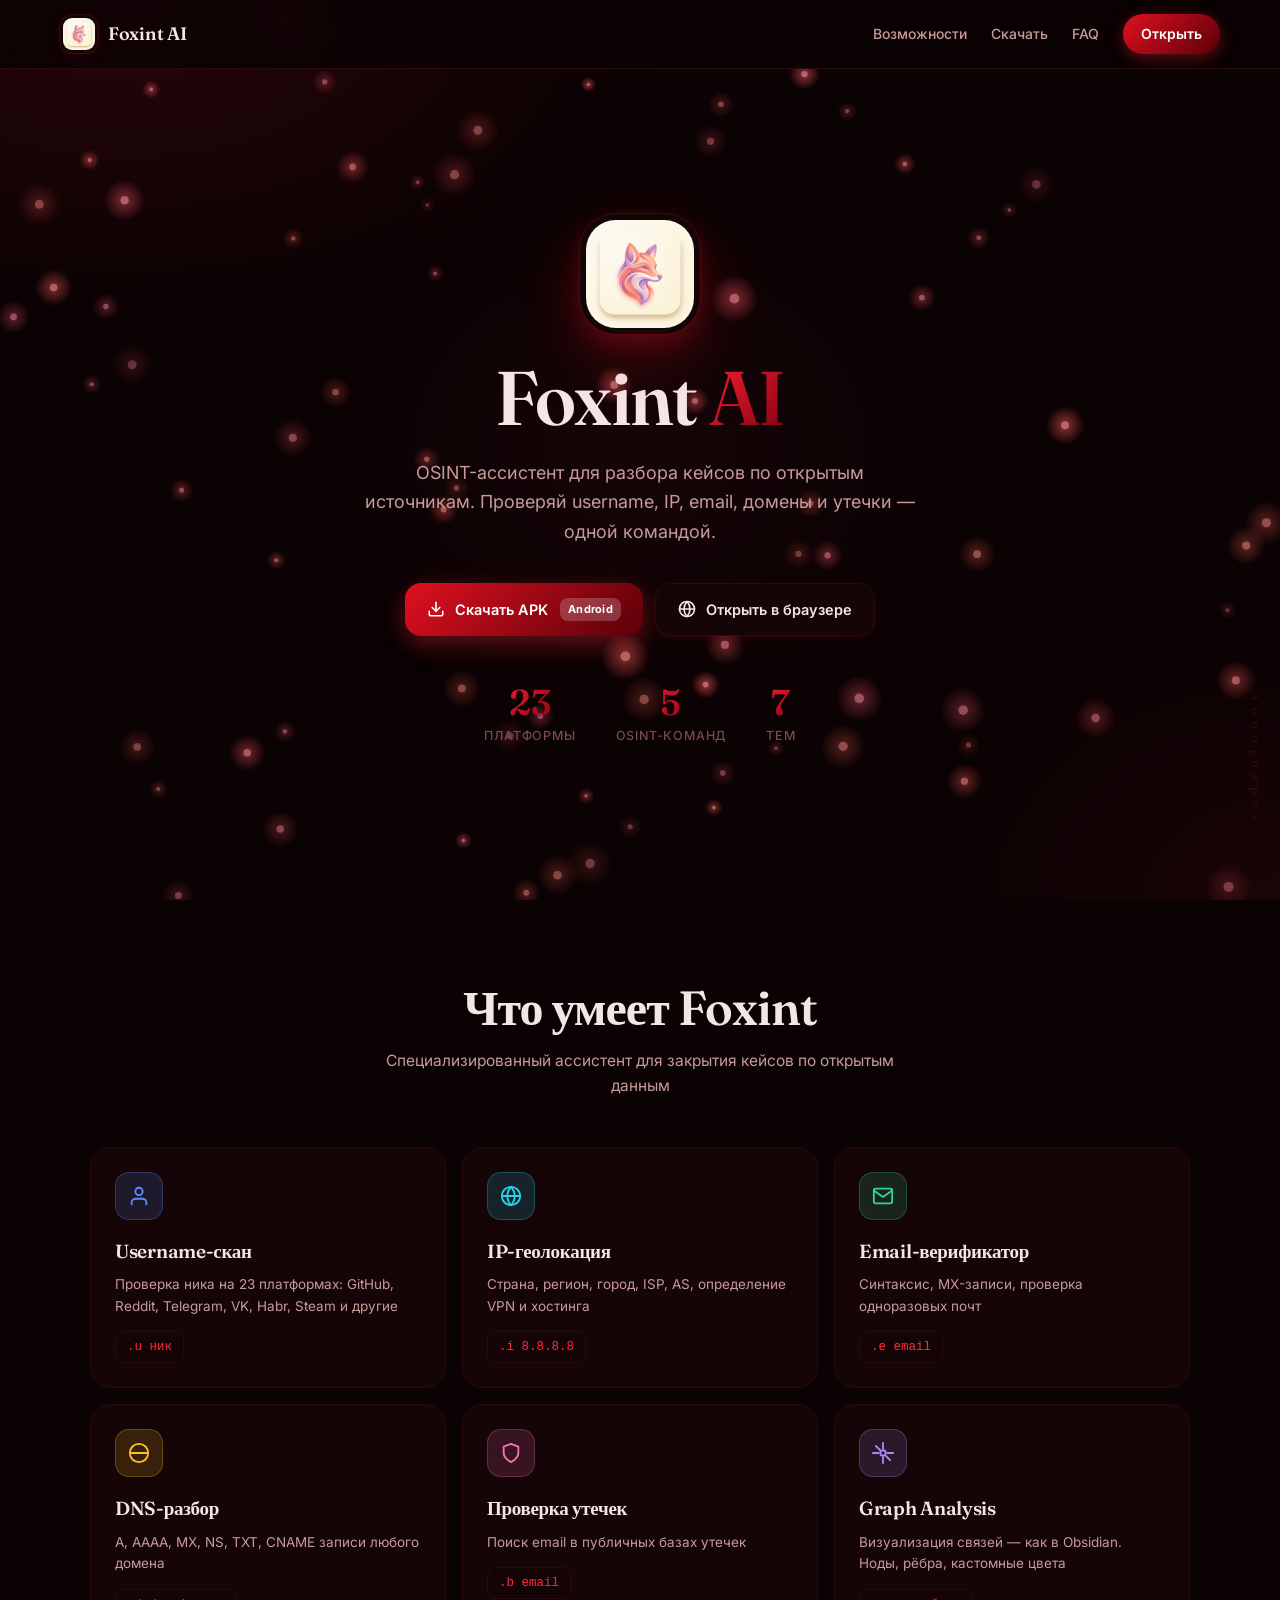
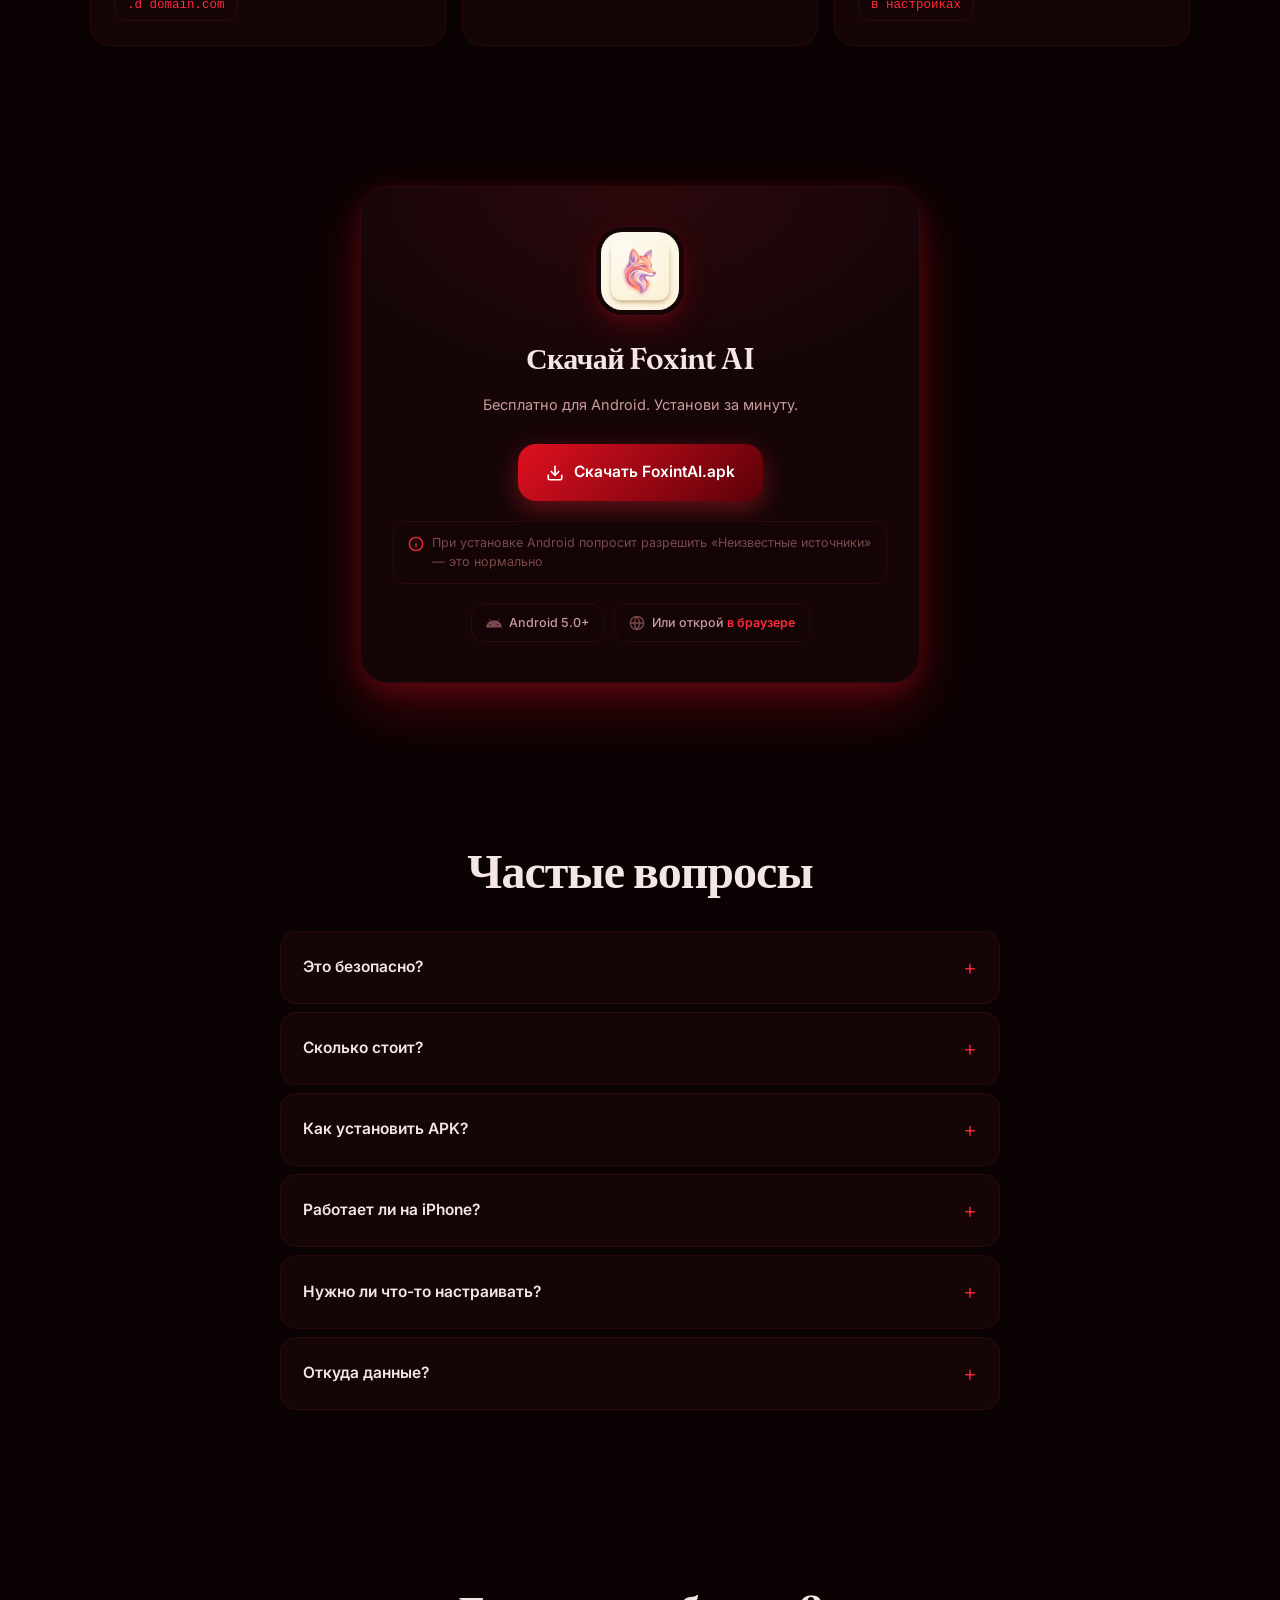
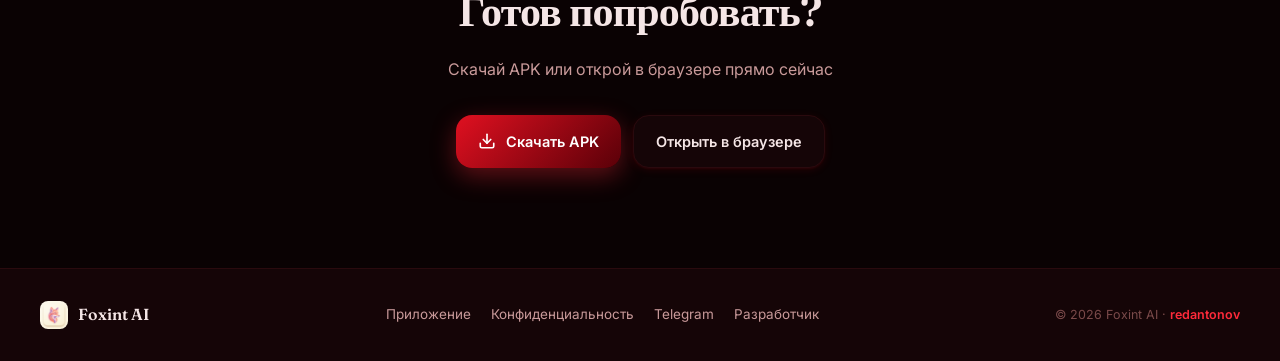
<file: index.html>
<!DOCTYPE html>
<html lang="ru">
<head>
<meta charset="UTF-8">
<meta name="viewport" content="width=device-width, initial-scale=1.0, viewport-fit=cover">
<meta name="theme-color" content="#05070f">
<meta name="description" content="Foxint AI — OSINT-ассистент для расследований, проверки людей и компаний, анализа открытых данных. Скачать APK для Android.">
<meta name="author" content="redantonov">
<meta name="developer" content="redantonov">
<meta property="og:title" content="Foxint AI — OSINT-ассистент">
<meta property="og:description" content="Проверка username, IP, email, домены, утечки. Умный AI-чат. Graph Analysis. Скачай APK.">
<meta property="og:image" content="/logo.png">
<meta property="og:type" content="website">
<title>Foxint AI — OSINT-ассистент для расследований</title>
<link rel="icon" href="logo.png">
<link rel="preconnect" href="https://fonts.googleapis.com">
<link rel="preconnect" href="https://fonts.gstatic.com" crossorigin>
<link href="https://fonts.googleapis.com/css2?family=Fraunces:opsz,wght@9..144,500;9..144,600;9..144,700&family=Inter:wght@400;500;600;700&display=swap" rel="stylesheet">
<link rel="stylesheet" href="styles.css">
</head>
<body>

<canvas id="particles"></canvas>

<header class="nav">
  <div class="nav-inner">
    <div class="brand">
      <div class="brand-logo"><img src="logo.png" alt="Foxint AI"></div>
      <div class="brand-name">Foxint AI</div>
    </div>
    <nav class="nav-links">
      <a href="#features">Возможности</a>
      <a href="#download">Скачать</a>
      <a href="#faq">FAQ</a>
      <a href="/app/" class="nav-cta">Открыть</a>
    </nav>
    <button class="nav-burger" id="navBurger" aria-label="Меню">
      <svg viewBox="0 0 24 24" fill="none" stroke="currentColor" stroke-width="2.5" stroke-linecap="round"><line x1="4" y1="7" x2="20" y2="7"/><line x1="4" y1="12" x2="20" y2="12"/><line x1="4" y1="17" x2="20" y2="17"/></svg>
    </button>
  </div>
</header>

<main>
  <section class="hero">
    <div class="hero-inner">
      <div class="hero-logo">
        <img src="logo.png" alt="Foxint AI">
      </div>
      <h1 class="hero-title">
        Foxint <em>AI</em>
      </h1>
      <p class="hero-sub">
        OSINT-ассистент для разбора кейсов по открытым источникам.
        Проверяй username, IP, email, домены и утечки — одной командой.
      </p>
      <div class="hero-buttons">
        <a href="FoxintAI.apk" class="btn btn-primary" download>
          <svg viewBox="0 0 24 24" fill="none" stroke="currentColor" stroke-width="2.2" stroke-linecap="round" stroke-linejoin="round"><path d="M21 15v4a2 2 0 0 1-2 2H5a2 2 0 0 1-2-2v-4"/><polyline points="7 10 12 15 17 10"/><line x1="12" y1="15" x2="12" y2="3"/></svg>
          <span>Скачать APK</span>
          <span class="btn-badge">Android</span>
        </a>
        <a href="/app/" class="btn btn-secondary">
          <svg viewBox="0 0 24 24" fill="none" stroke="currentColor" stroke-width="2.2" stroke-linecap="round" stroke-linejoin="round"><circle cx="12" cy="12" r="10"/><line x1="2" y1="12" x2="22" y2="12"/><path d="M12 2a15 15 0 0 1 4 10 15 15 0 0 1-4 10 15 15 0 0 1-4-10 15 15 0 0 1 4-10z"/></svg>
          <span>Открыть в браузере</span>
        </a>
      </div>
      <div class="hero-stats">
        <div class="stat">
          <div class="stat-num">23</div>
          <div class="stat-label">платформы</div>
        </div>
        <div class="stat">
          <div class="stat-num">5</div>
          <div class="stat-label">OSINT-команд</div>
        </div>
        <div class="stat">
          <div class="stat-num">7</div>
          <div class="stat-label">тем</div>
        </div>
      </div>
    </div>
  </section>

  <section class="features" id="features">
    <div class="section-inner">
      <h2 class="section-title">Что умеет Foxint</h2>
      <p class="section-sub">Специализированный ассистент для закрытия кейсов по открытым данным</p>

      <div class="features-grid">
        <div class="feature">
          <div class="feature-icon" style="--c:#5b8dff">
            <svg viewBox="0 0 24 24" fill="none" stroke="currentColor" stroke-width="2" stroke-linecap="round" stroke-linejoin="round"><path d="M20 21v-2a4 4 0 0 0-4-4H8a4 4 0 0 0-4 4v2"/><circle cx="12" cy="7" r="4"/></svg>
          </div>
          <div class="feature-title">Username-скан</div>
          <div class="feature-text">Проверка ника на 23 платформах: GitHub, Reddit, Telegram, VK, Habr, Steam и другие</div>
          <code class="feature-code">.u ник</code>
        </div>

        <div class="feature">
          <div class="feature-icon" style="--c:#22d3ee">
            <svg viewBox="0 0 24 24" fill="none" stroke="currentColor" stroke-width="2" stroke-linecap="round" stroke-linejoin="round"><circle cx="12" cy="12" r="10"/><line x1="2" y1="12" x2="22" y2="12"/><path d="M12 2a15 15 0 0 1 4 10 15 15 0 0 1-4 10 15 15 0 0 1-4-10 15 15 0 0 1 4-10z"/></svg>
          </div>
          <div class="feature-title">IP-геолокация</div>
          <div class="feature-text">Страна, регион, город, ISP, AS, определение VPN и хостинга</div>
          <code class="feature-code">.i 8.8.8.8</code>
        </div>

        <div class="feature">
          <div class="feature-icon" style="--c:#34d399">
            <svg viewBox="0 0 24 24" fill="none" stroke="currentColor" stroke-width="2" stroke-linecap="round" stroke-linejoin="round"><rect x="2" y="4" width="20" height="16" rx="2"/><path d="m22 6-10 7L2 6"/></svg>
          </div>
          <div class="feature-title">Email-верификатор</div>
          <div class="feature-text">Синтаксис, MX-записи, проверка одноразовых почт</div>
          <code class="feature-code">.e email</code>
        </div>

        <div class="feature">
          <div class="feature-icon" style="--c:#fbbf24">
            <svg viewBox="0 0 24 24" fill="none" stroke="currentColor" stroke-width="2" stroke-linecap="round" stroke-linejoin="round"><circle cx="12" cy="12" r="10"/><path d="M2 12h20"/></svg>
          </div>
          <div class="feature-title">DNS-разбор</div>
          <div class="feature-text">A, AAAA, MX, NS, TXT, CNAME записи любого домена</div>
          <code class="feature-code">.d domain.com</code>
        </div>

        <div class="feature">
          <div class="feature-icon" style="--c:#f472b6">
            <svg viewBox="0 0 24 24" fill="none" stroke="currentColor" stroke-width="2" stroke-linecap="round" stroke-linejoin="round"><path d="M12 22s8-4 8-10V5l-8-3-8 3v7c0 6 8 10 8 10z"/></svg>
          </div>
          <div class="feature-title">Проверка утечек</div>
          <div class="feature-text">Поиск email в публичных базах утечек</div>
          <code class="feature-code">.b email</code>
        </div>

        <div class="feature">
          <div class="feature-icon" style="--c:#a78bfa">
            <svg viewBox="0 0 24 24" fill="none" stroke="currentColor" stroke-width="2" stroke-linecap="round" stroke-linejoin="round"><circle cx="12" cy="12" r="3"/><path d="M12 1v6M12 17v6M4.22 4.22l4.24 4.24M15.54 15.54l4.24 4.24M1 12h6M17 12h6"/></svg>
          </div>
          <div class="feature-title">Graph Analysis</div>
          <div class="feature-text">Визуализация связей — как в Obsidian. Ноды, рёбра, кастомные цвета</div>
          <code class="feature-code">в настройках</code>
        </div>
      </div>
    </div>
  </section>

  <section class="download" id="download">
    <div class="section-inner">
      <div class="download-card">
        <div class="download-logo"><img src="logo.png" alt="Foxint AI"></div>
        <h2>Скачай Foxint AI</h2>
        <p>Бесплатно для Android. Установи за минуту.</p>

        <a href="FoxintAI.apk" class="btn btn-primary btn-large" download>
          <svg viewBox="0 0 24 24" fill="none" stroke="currentColor" stroke-width="2.2" stroke-linecap="round" stroke-linejoin="round"><path d="M21 15v4a2 2 0 0 1-2 2H5a2 2 0 0 1-2-2v-4"/><polyline points="7 10 12 15 17 10"/><line x1="12" y1="15" x2="12" y2="3"/></svg>
          <span>Скачать FoxintAI.apk</span>
        </a>

        <div class="download-note">
          <svg viewBox="0 0 24 24" fill="none" stroke="currentColor" stroke-width="2" stroke-linecap="round" stroke-linejoin="round"><circle cx="12" cy="12" r="10"/><line x1="12" y1="16" x2="12" y2="12"/><line x1="12" y1="8" x2="12.01" y2="8"/></svg>
          При установке Android попросит разрешить «Неизвестные источники» — это нормально
        </div>

        <div class="download-os">
          <div class="os-item">
            <svg viewBox="0 0 24 24" fill="currentColor"><path d="M17.523 15.3414c-.5511 0-.9993-.4486-.9993-.9997s.4483-.9993.9993-.9993c.5511 0 .9993.4483.9993.9993.0001.5511-.4482.9997-.9993.9997m-11.046 0c-.5511 0-.9993-.4486-.9993-.9997s.4482-.9993.9993-.9993c.5511 0 .9993.4483.9993.9993 0 .5511-.4482.9997-.9993.9997m11.4045-6.02l1.9973-3.4592a.416.416 0 00-.1521-.5676.416.416 0 00-.5676.1521l-2.0223 3.503C15.5902 8.2439 13.8533 7.8508 12 7.8508s-3.5902.3931-5.1367 1.0989L4.841 5.4467a.4161.4161 0 00-.5677-.1521.4157.4157 0 00-.1521.5676l1.9973 3.4592C2.6889 11.1867.3432 14.6589 0 18.761h24c-.3435-4.1021-2.6892-7.5743-6.1185-9.4396"/></svg>
            <span>Android 5.0+</span>
          </div>
          <div class="os-item">
            <svg viewBox="0 0 24 24" fill="none" stroke="currentColor" stroke-width="2" stroke-linecap="round" stroke-linejoin="round"><circle cx="12" cy="12" r="10"/><line x1="2" y1="12" x2="22" y2="12"/><path d="M12 2a15 15 0 0 1 4 10 15 15 0 0 1-4 10 15 15 0 0 1-4-10 15 15 0 0 1 4-10z"/></svg>
            <span>Или открой <a href="/app/">в браузере</a></span>
          </div>
        </div>
      </div>
    </div>
  </section>

  <section class="faq" id="faq">
    <div class="section-inner">
      <h2 class="section-title">Частые вопросы</h2>

      <details class="faq-item">
        <summary>Это безопасно?</summary>
        <p>Да. Foxint не собирает личные данные и не передаёт их третьим лицам. Все чаты хранятся в Supabase (шифрование в покое). Email нужен только для входа и восстановления.</p>
      </details>

      <details class="faq-item">
        <summary>Сколько стоит?</summary>
        <p>Foxint полностью бесплатный. Никаких подписок, платных функций и рекламы.</p>
      </details>

      <details class="faq-item">
        <summary>Как установить APK?</summary>
        <p>1. Нажми «Скачать APK»<br>
           2. Открой файл в уведомлениях или Загрузках<br>
           3. Android спросит «Разрешить установку из неизвестных источников» — разреши<br>
           4. Нажми «Установить»</p>
      </details>

      <details class="faq-item">
        <summary>Работает ли на iPhone?</summary>
        <p>Сейчас только Android. На iPhone можно открыть <a href="/app/">в браузере</a> — работает так же, но без установки на рабочий стол.</p>
      </details>

      <details class="faq-item">
        <summary>Нужно ли что-то настраивать?</summary>
        <p>Нет. Зарегистрируйся по email прямо в приложении и пользуйся. Все OSINT-команды и AI работают сразу.</p>
      </details>

      <details class="faq-item">
        <summary>Откуда данные?</summary>
        <p>Foxint использует только публичные открытые источники: DNS, публичные API геолокации, открытые базы утечек. Никаких взломов, никаких закрытых баз данных.</p>
      </details>
    </div>
  </section>

  <section class="cta">
    <div class="section-inner">
      <h2>Готов попробовать?</h2>
      <p>Скачай APK или открой в браузере прямо сейчас</p>
      <div class="cta-buttons">
        <a href="FoxintAI.apk" class="btn btn-primary" download>
          <svg viewBox="0 0 24 24" fill="none" stroke="currentColor" stroke-width="2.2" stroke-linecap="round" stroke-linejoin="round"><path d="M21 15v4a2 2 0 0 1-2 2H5a2 2 0 0 1-2-2v-4"/><polyline points="7 10 12 15 17 10"/><line x1="12" y1="15" x2="12" y2="3"/></svg>
          <span>Скачать APK</span>
        </a>
        <a href="/app/" class="btn btn-secondary">
          <span>Открыть в браузере</span>
        </a>
      </div>
    </div>
  </section>
</main>

<footer class="footer">
  <div class="footer-inner">
    <div class="footer-brand">
      <img src="logo.png" alt="Foxint">
      <span>Foxint AI</span>
    </div>
    <div class="footer-links">
      <a href="/app/">Приложение</a>
      <a href="privacy.html">Конфиденциальность</a>
      <a href="https://t.me/foxintai" target="_blank" rel="noopener">Telegram</a>
      <a href="https://t.me/redantonov" target="_blank" rel="noopener">Разработчик</a>
    </div>
    <div class="footer-copy">© 2026 Foxint AI · <b>redantonov</b></div>
  </div>
</footer>

<div class="watermark">redantonov</div>

<script src="script.js"></script>
</body>
</html>
</file>
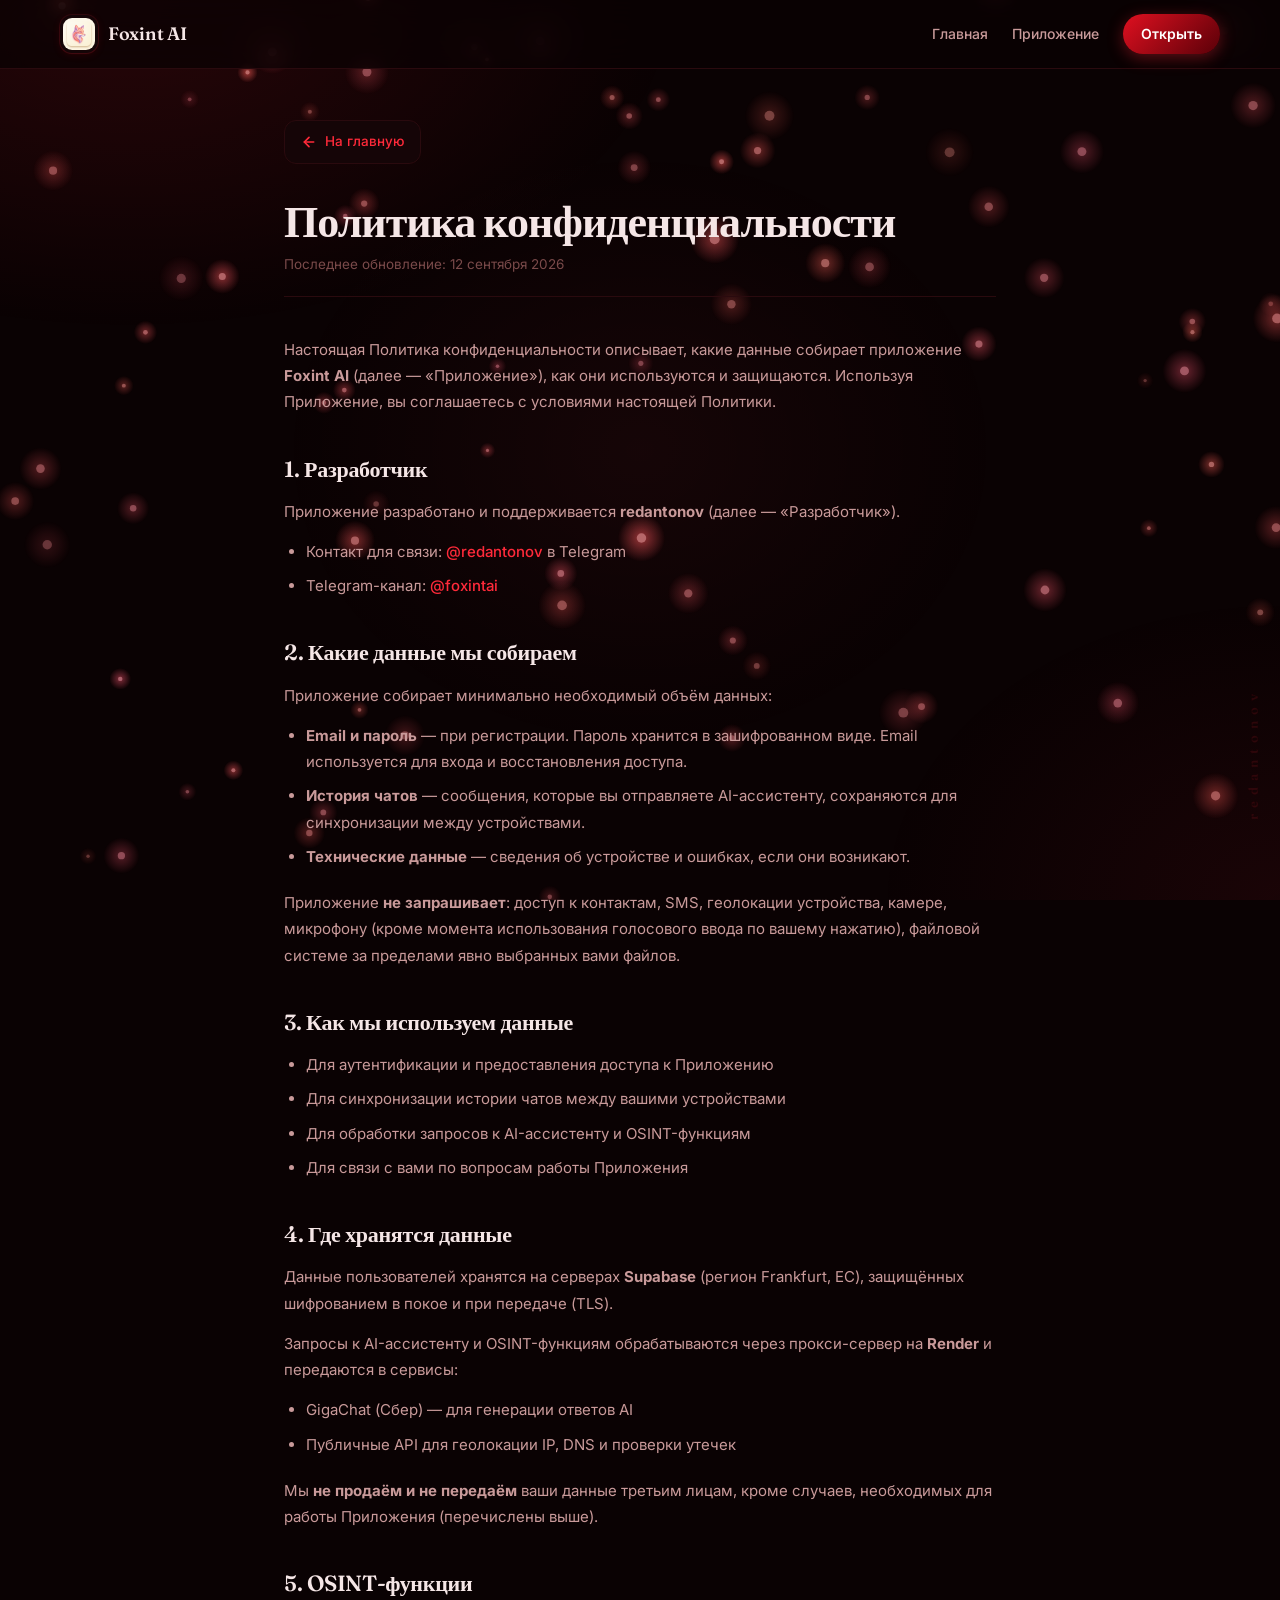
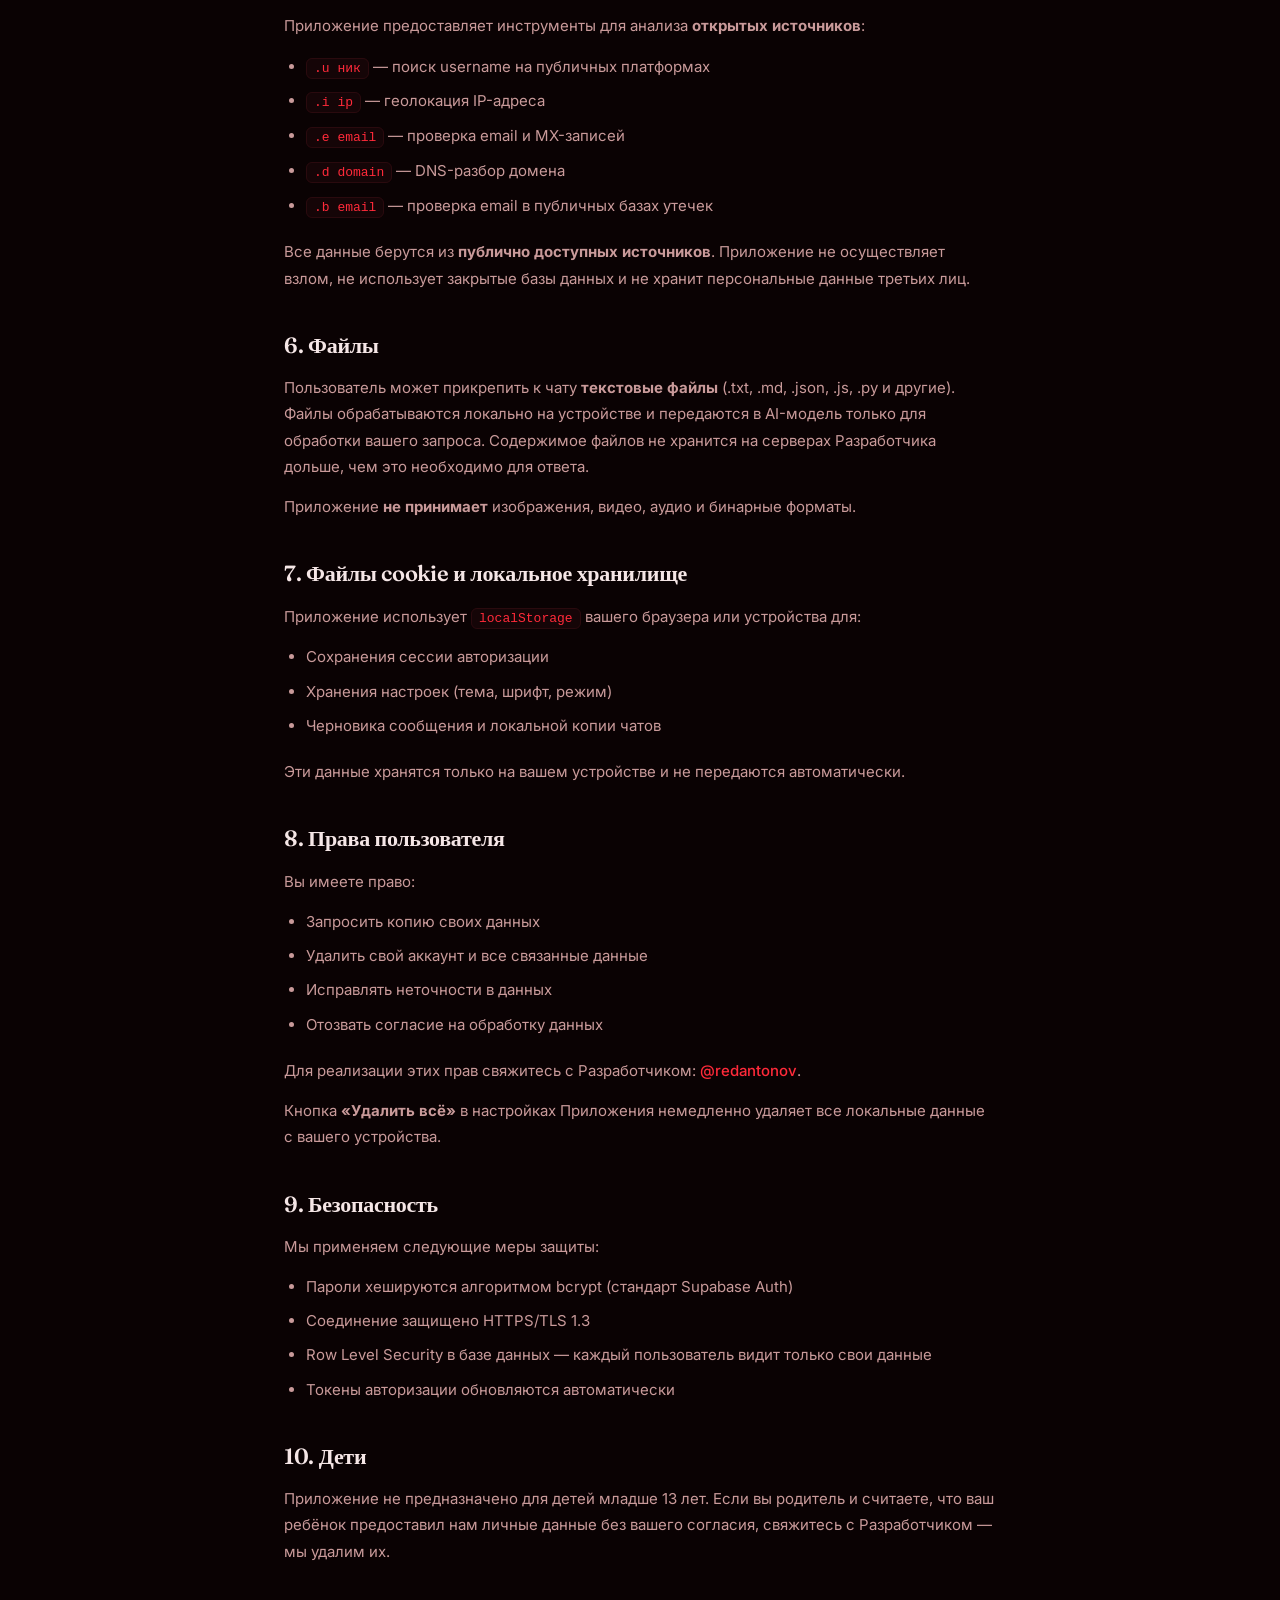
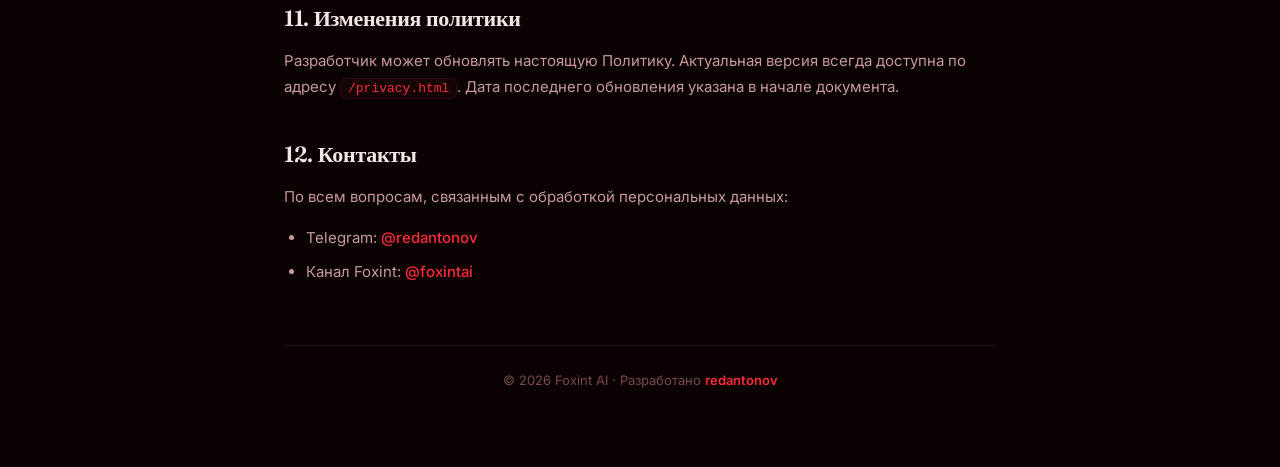
<file: privacy.html>
<!DOCTYPE html>
<html lang="ru">
<head>
<meta charset="UTF-8">
<meta name="viewport" content="width=device-width, initial-scale=1.0, viewport-fit=cover">
<meta name="theme-color" content="#0a0203">
<title>Политика конфиденциальности — Foxint AI</title>
<link rel="icon" href="logo.png">
<link rel="preconnect" href="https://fonts.googleapis.com">
<link rel="preconnect" href="https://fonts.gstatic.com" crossorigin>
<link href="https://fonts.googleapis.com/css2?family=Fraunces:opsz,wght@9..144,500;9..144,600;9..144,700&family=Inter:wght@400;500;600;700&display=swap" rel="stylesheet">
<link rel="stylesheet" href="styles.css">
<style>
  .privacy-page{
    max-width:760px;margin:0 auto;
    padding:120px 24px 80px;
    position:relative;z-index:1;
  }
  .privacy-page h1{
    font-family:'Fraunces',serif;
    font-size:clamp(32px,5vw,44px);font-weight:600;
    letter-spacing:-1px;line-height:1.15;
    margin-bottom:8px;
  }
  .privacy-page .meta{
    color:var(--muted);font-size:13.5px;
    margin-bottom:40px;
    padding-bottom:20px;
    border-bottom:1px solid var(--line);
  }
  .privacy-page h2{
    font-family:'Fraunces',serif;
    font-size:22px;font-weight:600;
    letter-spacing:-.3px;
    margin:36px 0 12px;
    color:var(--ink);
  }
  .privacy-page p{
    font-size:15px;line-height:1.75;
    color:var(--ink-soft);
    margin-bottom:14px;
  }
  .privacy-page ul{
    margin:12px 0 20px 22px;
    color:var(--ink-soft);
  }
  .privacy-page li{
    font-size:15px;line-height:1.75;
    margin-bottom:8px;
  }
  .privacy-page a{
    color:var(--coral);
    text-decoration:none;
    font-weight:500;
  }
  .privacy-page a:hover{text-decoration:underline}
  .privacy-page code{
    background:var(--surface);
    border:1px solid var(--line);
    padding:2px 7px;border-radius:6px;
    font-family:ui-monospace,Menlo,monospace;
    font-size:13px;color:var(--coral);
  }
  .back-link{
    display:inline-flex;align-items:center;gap:8px;
    padding:10px 16px;border-radius:12px;
    background:var(--surface);
    border:1px solid var(--line);
    color:var(--ink-soft);text-decoration:none;
    font-size:13.5px;font-weight:500;
    margin-bottom:32px;
    transition:all .2s;
  }
  .back-link:hover{color:var(--coral);border-color:var(--line-strong)}
  .back-link svg{width:16px;height:16px}
  .privacy-footer{
    margin-top:60px;padding-top:24px;
    border-top:1px solid var(--line);
    color:var(--muted);font-size:13px;
    text-align:center;
  }
  .privacy-footer b{color:var(--coral);font-weight:600}
</style>
</head>
<body>

<canvas id="particles"></canvas>

<header class="nav">
  <div class="nav-inner">
    <div class="brand">
      <div class="brand-logo"><img src="logo.png" alt="Foxint AI"></div>
      <div class="brand-name">Foxint AI</div>
    </div>
    <nav class="nav-links">
      <a href="/">Главная</a>
      <a href="/app">Приложение</a>
      <a href="/app" class="nav-cta">Открыть</a>
    </nav>
  </div>
</header>

<main class="privacy-page">
  <a href="/" class="back-link">
    <svg viewBox="0 0 24 24" fill="none" stroke="currentColor" stroke-width="2.5" stroke-linecap="round" stroke-linejoin="round"><line x1="19" y1="12" x2="5" y2="12"/><polyline points="12 19 5 12 12 5"/></svg>
    На главную
  </a>

  <h1>Политика конфиденциальности</h1>
  <div class="meta">Последнее обновление: 12 сентября 2026</div>

  <p>Настоящая Политика конфиденциальности описывает, какие данные собирает приложение <b>Foxint AI</b> (далее — «Приложение»), как они используются и защищаются. Используя Приложение, вы соглашаетесь с условиями настоящей Политики.</p>

  <h2>1. Разработчик</h2>
  <p>Приложение разработано и поддерживается <b>redantonov</b> (далее — «Разработчик»).</p>
  <ul>
    <li>Контакт для связи: <a href="https://t.me/redantonov" target="_blank" rel="noopener">@redantonov</a> в Telegram</li>
    <li>Telegram-канал: <a href="https://t.me/foxintai" target="_blank" rel="noopener">@foxintai</a></li>
  </ul>

  <h2>2. Какие данные мы собираем</h2>
  <p>Приложение собирает минимально необходимый объём данных:</p>
  <ul>
    <li><b>Email и пароль</b> — при регистрации. Пароль хранится в зашифрованном виде. Email используется для входа и восстановления доступа.</li>
    <li><b>История чатов</b> — сообщения, которые вы отправляете AI-ассистенту, сохраняются для синхронизации между устройствами.</li>
    <li><b>Технические данные</b> — сведения об устройстве и ошибках, если они возникают.</li>
  </ul>
  <p>Приложение <b>не запрашивает</b>: доступ к контактам, SMS, геолокации устройства, камере, микрофону (кроме момента использования голосового ввода по вашему нажатию), файловой системе за пределами явно выбранных вами файлов.</p>

  <h2>3. Как мы используем данные</h2>
  <ul>
    <li>Для аутентификации и предоставления доступа к Приложению</li>
    <li>Для синхронизации истории чатов между вашими устройствами</li>
    <li>Для обработки запросов к AI-ассистенту и OSINT-функциям</li>
    <li>Для связи с вами по вопросам работы Приложения</li>
  </ul>

  <h2>4. Где хранятся данные</h2>
  <p>Данные пользователей хранятся на серверах <b>Supabase</b> (регион Frankfurt, ЕС), защищённых шифрованием в покое и при передаче (TLS).</p>
  <p>Запросы к AI-ассистенту и OSINT-функциям обрабатываются через прокси-сервер на <b>Render</b> и передаются в сервисы:</p>
  <ul>
    <li>GigaChat (Сбер) — для генерации ответов AI</li>
    <li>Публичные API для геолокации IP, DNS и проверки утечек</li>
  </ul>
  <p>Мы <b>не продаём и не передаём</b> ваши данные третьим лицам, кроме случаев, необходимых для работы Приложения (перечислены выше).</p>

  <h2>5. OSINT-функции</h2>
  <p>Приложение предоставляет инструменты для анализа <b>открытых источников</b>:</p>
  <ul>
    <li><code>.u ник</code> — поиск username на публичных платформах</li>
    <li><code>.i ip</code> — геолокация IP-адреса</li>
    <li><code>.e email</code> — проверка email и MX-записей</li>
    <li><code>.d domain</code> — DNS-разбор домена</li>
    <li><code>.b email</code> — проверка email в публичных базах утечек</li>
  </ul>
  <p>Все данные берутся из <b>публично доступных источников</b>. Приложение не осуществляет взлом, не использует закрытые базы данных и не хранит персональные данные третьих лиц.</p>

  <h2>6. Файлы</h2>
  <p>Пользователь может прикрепить к чату <b>текстовые файлы</b> (.txt, .md, .json, .js, .py и другие). Файлы обрабатываются локально на устройстве и передаются в AI-модель только для обработки вашего запроса. Содержимое файлов не хранится на серверах Разработчика дольше, чем это необходимо для ответа.</p>
  <p>Приложение <b>не принимает</b> изображения, видео, аудио и бинарные форматы.</p>

  <h2>7. Файлы cookie и локальное хранилище</h2>
  <p>Приложение использует <code>localStorage</code> вашего браузера или устройства для:</p>
  <ul>
    <li>Сохранения сессии авторизации</li>
    <li>Хранения настроек (тема, шрифт, режим)</li>
    <li>Черновика сообщения и локальной копии чатов</li>
  </ul>
  <p>Эти данные хранятся только на вашем устройстве и не передаются автоматически.</p>

  <h2>8. Права пользователя</h2>
  <p>Вы имеете право:</p>
  <ul>
    <li>Запросить копию своих данных</li>
    <li>Удалить свой аккаунт и все связанные данные</li>
    <li>Исправлять неточности в данных</li>
    <li>Отозвать согласие на обработку данных</li>
  </ul>
  <p>Для реализации этих прав свяжитесь с Разработчиком: <a href="https://t.me/redantonov" target="_blank" rel="noopener">@redantonov</a>.</p>
  <p>Кнопка <b>«Удалить всё»</b> в настройках Приложения немедленно удаляет все локальные данные с вашего устройства.</p>

  <h2>9. Безопасность</h2>
  <p>Мы применяем следующие меры защиты:</p>
  <ul>
    <li>Пароли хешируются алгоритмом bcrypt (стандарт Supabase Auth)</li>
    <li>Соединение защищено HTTPS/TLS 1.3</li>
    <li>Row Level Security в базе данных — каждый пользователь видит только свои данные</li>
    <li>Токены авторизации обновляются автоматически</li>
  </ul>

  <h2>10. Дети</h2>
  <p>Приложение не предназначено для детей младше 13 лет. Если вы родитель и считаете, что ваш ребёнок предоставил нам личные данные без вашего согласия, свяжитесь с Разработчиком — мы удалим их.</p>

  <h2>11. Изменения политики</h2>
  <p>Разработчик может обновлять настоящую Политику. Актуальная версия всегда доступна по адресу <code>/privacy.html</code>. Дата последнего обновления указана в начале документа.</p>

  <h2>12. Контакты</h2>
  <p>По всем вопросам, связанным с обработкой персональных данных:</p>
  <ul>
    <li>Telegram: <a href="https://t.me/redantonov" target="_blank" rel="noopener">@redantonov</a></li>
    <li>Канал Foxint: <a href="https://t.me/foxintai" target="_blank" rel="noopener">@foxintai</a></li>
  </ul>

  <div class="privacy-footer">
    © 2026 Foxint AI · Разработано <b>redantonov</b>
  </div>
</main>

<div class="watermark">redantonov</div>

<script src="script.js"></script>
</body>
</html>
</file>
<file: styles.css>
*{margin:0;padding:0;box-sizing:border-box;-webkit-tap-highlight-color:transparent}
:root{
  --bg:#0a0203;--bg-2:#140406;
  --ink:#f5e6e6;--ink-soft:#c99a9a;--muted:#7a4a4a;
  --line:#2a0a0e;--line-strong:#4a1015;
  --surface:#150507;--surface-2:#1f0a0d;
  --coral:#ff2a3a;--coral-soft:#3a0a10;
  --coral-glow:rgba(255,42,58,.35);
  --violet:#a8202e;--violet-soft:#2a0609;
  --mint:#ff5566;--mint-soft:#3a0a10;
  --grad:linear-gradient(135deg,#ff1f35 0%,#7a0010 100%);
  --user-grad:linear-gradient(135deg,#e01020 0%,#5a0008 100%);
  --shadow-sm:0 1px 2px rgba(255,20,40,.08),0 2px 8px rgba(255,20,40,.10);
  --shadow-md:0 4px 12px rgba(255,20,40,.12),0 12px 32px rgba(255,20,40,.16);
  --shadow-lg:0 8px 24px rgba(255,20,40,.18),0 24px 60px rgba(255,20,40,.24);
  --glass:rgba(10,2,3,.72);
  --ease:cubic-bezier(.4,0,.2,1);
  --ease-spring:cubic-bezier(.34,1.56,.64,1);
}

html{scroll-behavior:smooth}
html,body{
  min-height:100%;background:var(--bg);color:var(--ink);
  font-family:'Inter',-apple-system,BlinkMacSystemFont,sans-serif;
  line-height:1.6;
  -webkit-font-smoothing:antialiased;
  overflow-x:hidden;
}

#particles{
  position:fixed;inset:0;width:100%;height:100%;
  z-index:0;pointer-events:none;opacity:.7;
}

body::before{
  content:'';position:fixed;inset:0;pointer-events:none;z-index:0;
  background:
    radial-gradient(1000px 600px at 10% 0%, rgba(255,42,58,.12) 0%, transparent 55%),
    radial-gradient(800px 600px at 100% 100%, rgba(168,32,46,.10) 0%, transparent 50%),
    radial-gradient(600px 500px at 50% 50%, rgba(255,85,102,.05) 0%, transparent 60%);
}

.nav{
  position:fixed;top:0;left:0;right:0;z-index:100;
  background:rgba(10,2,3,.75);
  backdrop-filter:blur(20px);-webkit-backdrop-filter:blur(20px);
  border-bottom:1px solid var(--line);
  padding-top:env(safe-area-inset-top);
}
.nav-inner{
  max-width:1200px;margin:0 auto;
  padding:14px 20px;
  display:flex;align-items:center;gap:16px;
}
.brand{display:flex;align-items:center;gap:10px;flex-shrink:0}
.brand-logo{
  width:38px;height:38px;border-radius:12px;
  background:var(--surface);padding:3px;
  box-shadow:var(--shadow-sm),0 0 0 1px var(--line);
  overflow:hidden;
}
.brand-logo img{width:100%;height:100%;object-fit:cover;border-radius:9px;display:block}
.brand-name{
  font-family:'Fraunces',serif;font-size:18px;font-weight:600;
  letter-spacing:-.3px;
}
.nav-links{
  margin-left:auto;display:flex;align-items:center;gap:24px;
}
.nav-links a{
  color:var(--ink-soft);text-decoration:none;
  font-size:14px;font-weight:500;
  transition:color .2s;
}
.nav-links a:hover{color:var(--ink)}
.nav-cta{
  padding:9px 18px;border-radius:20px;
  background:var(--user-grad);color:#fff !important;
  font-weight:600 !important;
  box-shadow:0 4px 16px var(--coral-glow);
}
.nav-cta:hover{transform:translateY(-1px)}
.nav-burger{
  display:none;width:40px;height:40px;border-radius:10px;
  border:none;background:var(--surface);color:var(--ink-soft);
  cursor:pointer;margin-left:auto;
  align-items:center;justify-content:center;
}
.nav-burger svg{width:20px;height:20px}

.hero{
  position:relative;z-index:1;
  padding:120px 20px 60px;
  min-height:100vh;min-height:100dvh;
  display:flex;align-items:center;justify-content:center;
  padding-top:calc(120px + env(safe-area-inset-top));
}
.hero-inner{
  max-width:720px;margin:0 auto;text-align:center;
}
.hero-logo{
  width:120px;height:120px;border-radius:36px;
  background:var(--surface);padding:6px;
  margin:0 auto 24px;
  box-shadow:var(--shadow-lg),0 0 0 1px var(--line);
  overflow:hidden;position:relative;
  animation:heroFloat 6s ease-in-out infinite;
}
.hero-logo::before{
  content:'';position:absolute;inset:-20px;border-radius:44px;
  background:conic-gradient(from 180deg,var(--coral),var(--violet),var(--mint),var(--coral));
  filter:blur(24px);opacity:.45;z-index:-1;
  animation:spin 18s linear infinite;
}
.hero-logo img{width:100%;height:100%;object-fit:cover;border-radius:30px;display:block}
@keyframes heroFloat{
  0%,100%{transform:translateY(0)}
  50%{transform:translateY(-8px)}
}
@keyframes spin{to{transform:rotate(360deg)}}

.hero-title{
  font-family:'Fraunces',serif;
  font-size:clamp(44px,8vw,76px);
  font-weight:600;letter-spacing:-1.5px;line-height:1.05;
  margin-bottom:20px;
}
.hero-title em{
  font-style:normal;
  background:var(--grad);
  -webkit-background-clip:text;background-clip:text;color:transparent;
}
.hero-sub{
  font-size:clamp(15px,2vw,18px);
  color:var(--ink-soft);max-width:560px;margin:0 auto 36px;
  line-height:1.65;
}

.hero-buttons{
  display:flex;gap:12px;justify-content:center;
  flex-wrap:wrap;margin-bottom:48px;
}

.btn{
  display:inline-flex;align-items:center;gap:10px;
  padding:14px 22px;border-radius:16px;
  font-family:inherit;font-size:14.5px;font-weight:600;
  text-decoration:none;cursor:pointer;
  transition:all .25s var(--ease-spring);
  border:none;
  -webkit-tap-highlight-color:transparent;
  position:relative;
}
.btn svg{width:18px;height:18px;flex-shrink:0}
.btn-primary{
  background:var(--user-grad);color:#fff;
  box-shadow:0 8px 24px var(--coral-glow);
}
.btn-primary:hover{transform:translateY(-2px);box-shadow:0 12px 32px var(--coral-glow)}
.btn-primary:active{transform:scale(.97)}
.btn-secondary{
  background:var(--surface);color:var(--ink);
  border:1px solid var(--line);
  box-shadow:var(--shadow-sm);
}
.btn-secondary:hover{transform:translateY(-2px);border-color:var(--line-strong);box-shadow:var(--shadow-md)}
.btn-secondary:active{transform:scale(.97)}
.btn-large{padding:16px 28px;font-size:15.5px;border-radius:18px}

.btn-badge{
  font-size:11px;padding:3px 8px;border-radius:8px;
  background:rgba(255,255,255,.2);
  font-weight:700;letter-spacing:.3px;
  margin-left:2px;
}

.hero-stats{
  display:flex;gap:40px;justify-content:center;
  flex-wrap:wrap;
}
.stat{text-align:center}
.stat-num{
  font-family:'Fraunces',serif;font-size:36px;font-weight:600;
  background:var(--grad);-webkit-background-clip:text;background-clip:text;color:transparent;
  line-height:1;margin-bottom:6px;
}
.stat-label{font-size:12.5px;color:var(--muted);text-transform:uppercase;letter-spacing:.8px;font-weight:500}

.section-inner{max-width:1200px;margin:0 auto;padding:0 20px}
.section-title{
  font-family:'Fraunces',serif;
  font-size:clamp(32px,5vw,48px);font-weight:600;
  letter-spacing:-1px;line-height:1.15;
  text-align:center;margin-bottom:14px;
}
.section-sub{
  font-size:15.5px;color:var(--ink-soft);text-align:center;
  max-width:560px;margin:0 auto 48px;line-height:1.6;
}

.features{
  position:relative;z-index:1;
  padding:80px 20px;
}
.features-grid{
  display:grid;grid-template-columns:repeat(auto-fit,minmax(280px,1fr));
  gap:16px;max-width:1100px;margin:0 auto;
}
.feature{
  background:var(--surface);
  border:1px solid var(--line);
  border-radius:20px;
  padding:24px;
  transition:all .3s var(--ease);
  position:relative;overflow:hidden;
}
.feature::before{
  content:'';position:absolute;inset:0;
  background:radial-gradient(circle at 0% 0%, var(--c), transparent 60%);
  opacity:.06;pointer-events:none;
}
.feature:hover{
  transform:translateY(-4px);
  border-color:var(--line-strong);
  box-shadow:var(--shadow-md);
}
.feature-icon{
  width:48px;height:48px;border-radius:14px;
  background:color-mix(in srgb, var(--c) 15%, transparent);
  color:var(--c);
  display:flex;align-items:center;justify-content:center;
  margin-bottom:16px;
  border:1px solid color-mix(in srgb, var(--c) 25%, transparent);
}
.feature-icon svg{width:22px;height:22px}
.feature-title{
  font-family:'Fraunces',serif;font-size:19px;font-weight:600;
  margin-bottom:8px;letter-spacing:-.3px;
}
.feature-text{
  font-size:13.5px;color:var(--ink-soft);line-height:1.6;
  margin-bottom:14px;
}
.feature-code{
  display:inline-block;
  padding:5px 11px;border-radius:8px;
  background:var(--bg-2);
  font-family:ui-monospace,Menlo,monospace;
  font-size:12.5px;color:var(--coral);
  border:1px solid var(--line);
}

.download{
  position:relative;z-index:1;
  padding:60px 20px 100px;
}
.download-card{
  max-width:560px;margin:0 auto;
  background:var(--surface);
  border:1px solid var(--line);
  border-radius:28px;
  padding:40px 32px;
  text-align:center;
  box-shadow:var(--shadow-lg);
  position:relative;overflow:hidden;
}
.download-card::before{
  content:'';position:absolute;top:-40%;left:-10%;right:-10%;
  height:80%;
  background:radial-gradient(ellipse at center, var(--coral-soft), transparent 70%);
  opacity:.6;pointer-events:none;
}
.download-logo{
  width:88px;height:88px;border-radius:26px;
  background:var(--surface);padding:5px;
  margin:0 auto 20px;
  box-shadow:var(--shadow-md),0 0 0 1px var(--line);
  overflow:hidden;position:relative;
}
.download-logo img{width:100%;height:100%;object-fit:cover;border-radius:21px;display:block}
.download-card h2{
  font-family:'Fraunces',serif;font-size:30px;font-weight:600;
  letter-spacing:-.6px;margin-bottom:10px;
  position:relative;
}
.download-card p{
  font-size:14.5px;color:var(--ink-soft);margin-bottom:28px;
  position:relative;
}
.download-note{
  display:flex;align-items:flex-start;gap:8px;
  margin-top:20px;padding:12px 14px;
  background:var(--bg-2);
  border:1px solid var(--line);
  border-radius:12px;
  font-size:12.5px;color:var(--muted);
  line-height:1.5;text-align:left;
  position:relative;
}
.download-note svg{width:16px;height:16px;flex-shrink:0;margin-top:2px;color:var(--coral)}
.download-os{
  display:flex;gap:10px;justify-content:center;flex-wrap:wrap;
  margin-top:20px;
}
.os-item{
  display:flex;align-items:center;gap:7px;
  padding:8px 14px;border-radius:12px;
  background:var(--bg-2);border:1px solid var(--line);
  font-size:12.5px;color:var(--ink-soft);font-weight:500;
}
.os-item svg{width:16px;height:16px;color:var(--muted)}
.os-item a{color:var(--coral);text-decoration:none;font-weight:600}
.os-item a:hover{text-decoration:underline}

.faq{
  position:relative;z-index:1;
  padding:60px 20px 100px;
}
.faq .section-title{margin-bottom:32px}
.faq-item{
  max-width:720px;margin:0 auto 8px;
  background:var(--surface);
  border:1px solid var(--line);
  border-radius:16px;
  overflow:hidden;
  transition:all .3s var(--ease);
}
.faq-item[open]{
  border-color:var(--line-strong);
  box-shadow:var(--shadow-md);
}
.faq-item summary{
  padding:18px 22px;
  cursor:pointer;list-style:none;
  font-size:15.5px;font-weight:600;
  display:flex;align-items:center;justify-content:space-between;
  gap:12px;
  color:var(--ink);
  user-select:none;
  -webkit-tap-highlight-color:transparent;
}
.faq-item summary::-webkit-details-marker{display:none}
.faq-item summary::after{
  content:'+';font-size:22px;font-weight:300;
  color:var(--coral);
  transition:transform .3s var(--ease);
  flex-shrink:0;
}
.faq-item[open] summary::after{transform:rotate(45deg)}
.faq-item p{
  padding:0 22px 20px;
  font-size:14px;color:var(--ink-soft);line-height:1.7;
}
.faq-item p a{color:var(--coral);text-decoration:none;font-weight:500}
.faq-item p a:hover{text-decoration:underline}

.cta{
  position:relative;z-index:1;
  padding:60px 20px 100px;
  text-align:center;
}
.cta h2{
  font-family:'Fraunces',serif;
  font-size:clamp(28px,4vw,42px);font-weight:600;
  letter-spacing:-.8px;margin-bottom:12px;
}
.cta p{font-size:16px;color:var(--ink-soft);margin-bottom:32px}
.cta-buttons{
  display:flex;gap:12px;justify-content:center;
  flex-wrap:wrap;
}

.footer{
  position:relative;z-index:1;
  background:var(--surface);
  border-top:1px solid var(--line);
  padding:32px 20px;
  padding-bottom:calc(32px + env(safe-area-inset-bottom));
}
.footer-inner{
  max-width:1200px;margin:0 auto;
  display:flex;align-items:center;gap:20px;flex-wrap:wrap;
  justify-content:space-between;
}
.footer-brand{
  display:flex;align-items:center;gap:10px;
  font-family:'Fraunces',serif;font-weight:600;font-size:16px;
}
.footer-brand img{width:28px;height:28px;border-radius:8px;object-fit:cover}
.footer-links{display:flex;gap:20px;flex-wrap:wrap}
.footer-links a{
  color:var(--ink-soft);text-decoration:none;
  font-size:13.5px;
  transition:color .2s;
}
.footer-links a:hover{color:var(--coral)}
.footer-copy{font-size:12.5px;color:var(--muted)}
.footer-copy b{color:var(--coral);font-weight:600}

/* ============ ВОДЯНОЙ ЗНАК ============ */
.watermark{
  position:fixed;
  right:16px;
  bottom:80px;
  z-index:2;
  pointer-events:none;
  user-select:none;
  font-family:'Fraunces',serif;
  font-weight:600;
  font-size:13px;
  letter-spacing:6px;
  color:var(--coral);
  opacity:.12;
  writing-mode:vertical-rl;
  text-orientation:mixed;
  transform:rotate(180deg);
  white-space:nowrap;
  text-transform:lowercase;
}

@media (max-width: 720px){
  .nav-links{
    position:fixed;top:calc(66px + env(safe-area-inset-top));
    left:0;right:0;
    background:var(--surface);
    border-bottom:1px solid var(--line);
    flex-direction:column;align-items:stretch;
    padding:16px 20px;
    gap:0;
    transform:translateY(-20px);
    opacity:0;pointer-events:none;
    transition:all .3s var(--ease);
    box-shadow:var(--shadow-lg);
  }
  .nav-links.open{
    transform:translateY(0);opacity:1;pointer-events:auto;
  }
  .nav-links a{
    padding:14px 0;
    border-bottom:1px solid var(--line);
    font-size:15px;
  }
  .nav-links a:last-child{border-bottom:none}
  .nav-cta{
    margin-top:12px;text-align:center;
    border-bottom:none !important;
  }
  .nav-burger{display:flex}

  .hero{padding:100px 18px 40px}
  .hero-logo{width:96px;height:96px;border-radius:28px;margin-bottom:20px}
  .hero-logo img{border-radius:23px}
  .hero-title{font-size:clamp(38px,11vw,54px);letter-spacing:-1px}
  .hero-sub{font-size:15px;margin-bottom:28px}
  .hero-buttons{flex-direction:column;margin-bottom:36px}
  .btn{width:100%;justify-content:center;padding:16px 20px}
  .hero-stats{gap:24px}
  .stat-num{font-size:30px}

  .features{padding:60px 18px}
  .features-grid{grid-template-columns:1fr;gap:12px}
  .feature{padding:20px}
  .feature-icon{width:44px;height:44px;border-radius:12px;margin-bottom:14px}
  .feature-title{font-size:17px}

  .download{padding:40px 18px 80px}
  .download-card{padding:32px 22px;border-radius:24px}
  .download-logo{width:76px;height:76px;border-radius:22px;margin-bottom:16px}
  .download-logo img{border-radius:17px}
  .download-card h2{font-size:26px}
  .download-card p{font-size:14px;margin-bottom:22px}
  .download-os{flex-direction:column;align-items:stretch}
  .os-item{justify-content:center}

  .faq{padding:40px 18px 80px}
  .faq-item summary{padding:16px 18px;font-size:14.5px}
  .faq-item p{padding:0 18px 18px;font-size:13.5px}

  .cta{padding:40px 18px 80px}
  .cta-buttons{flex-direction:column;align-items:stretch}
  .cta-buttons .btn{width:100%;justify-content:center}

  .footer-inner{flex-direction:column;text-align:center;gap:16px}
  .footer-links{justify-content:center}

  .watermark{
    right:10px;
    bottom:60px;
    font-size:11px;
    letter-spacing:4px;
    opacity:.10;
  }
}

@media (max-width: 400px){
  .hero-title{font-size:36px}
  .stat-num{font-size:26px}
  .brand-name{font-size:16px}
  .download-card h2{font-size:22px}
}

@media (prefers-reduced-motion: reduce){
  *,*::before,*::after{animation-duration:.01ms !important;transition-duration:.15s !important}
  html{scroll-behavior:auto}
}
</file>
